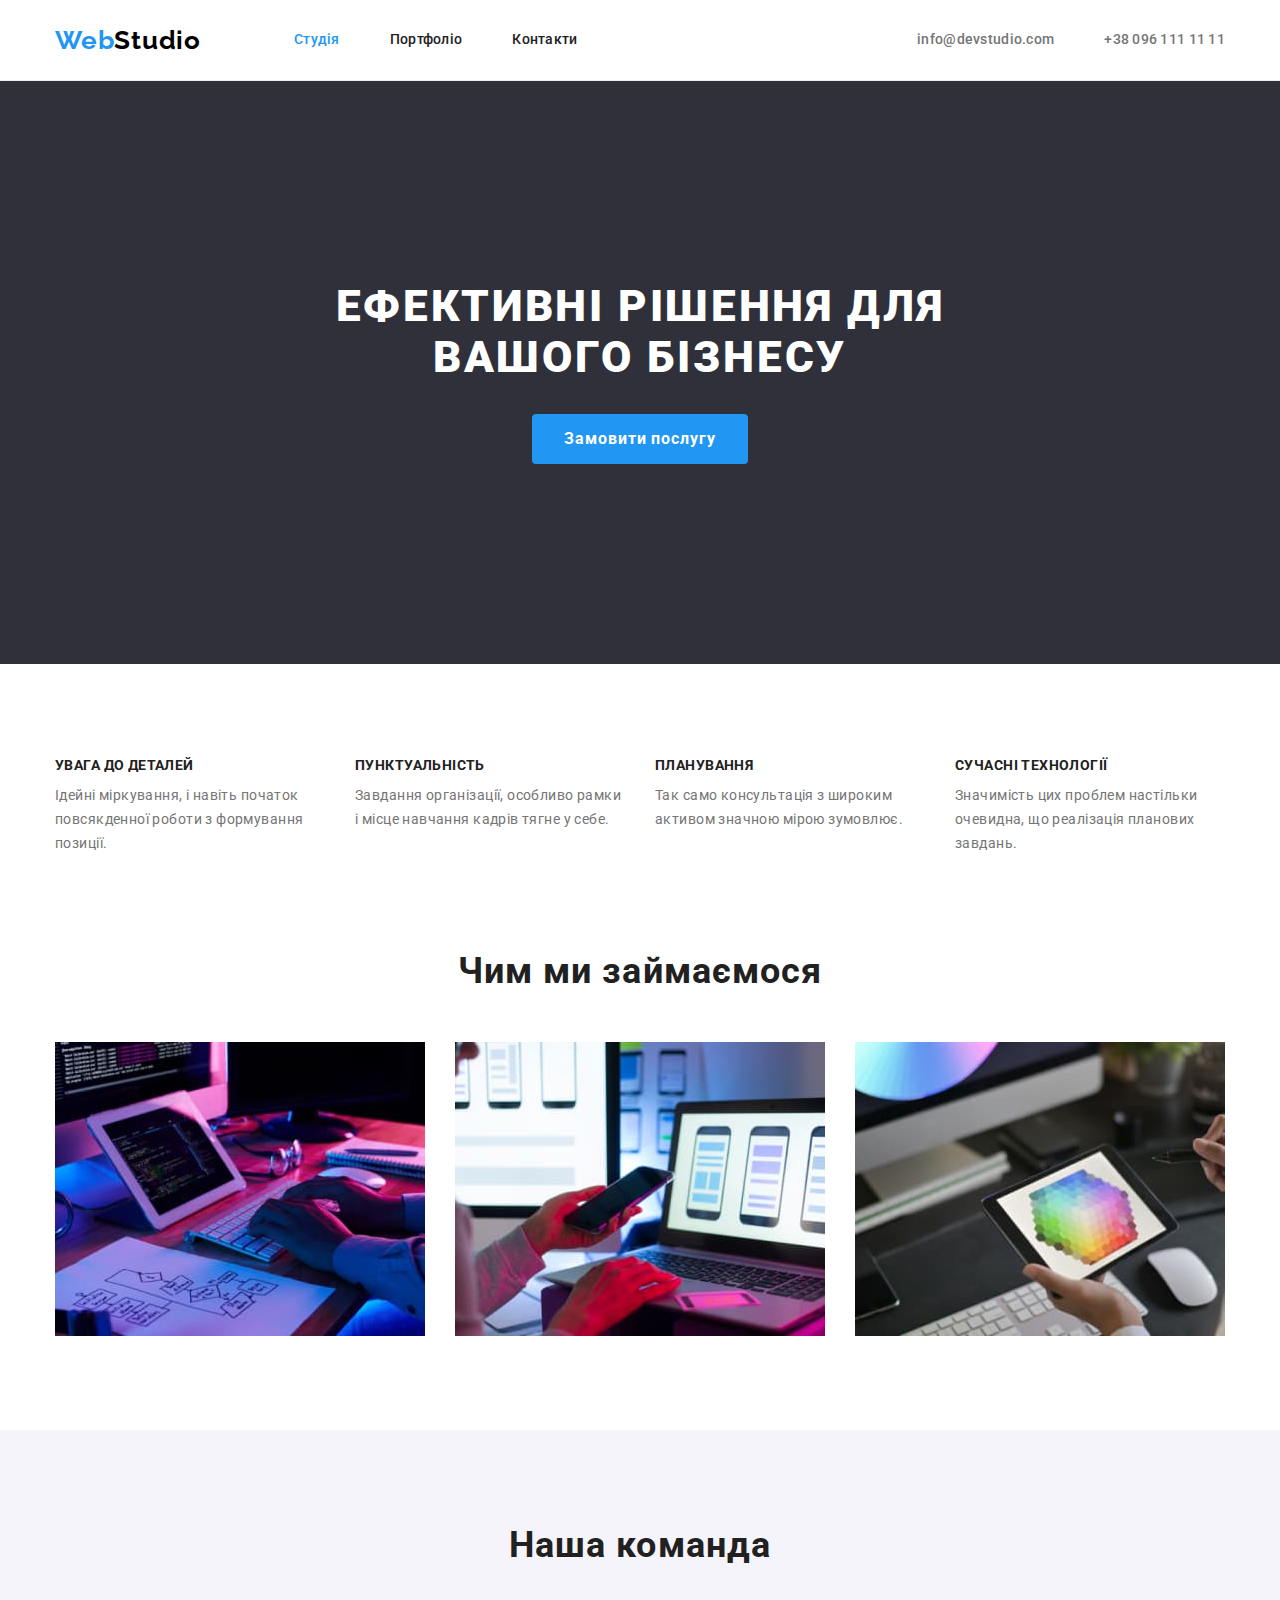
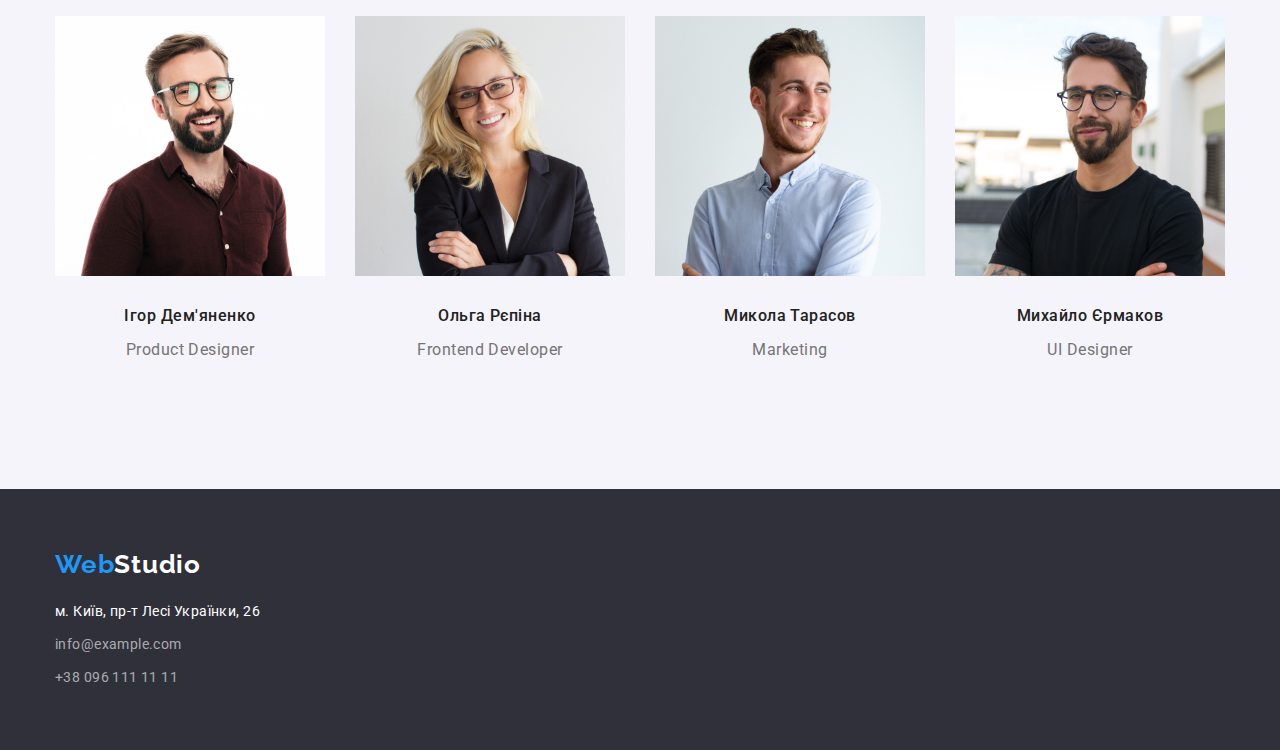
<file: index.html>
<!DOCTYPE html>
<html lang="ru">
  <head>
    <meta charset="UTF-8" />
    <meta http-equiv="X-UA-Compatible" content="IE=edge" />
    <meta name="viewport" content="width=device-width, initial-scale=1.0" />
    <title>Cтудия</title>
    <link rel="preconnect" href="https://fonts.googleapis.com" />
    <link rel="preconnect" href="https://fonts.gstatic.com" crossorigin />
    <link
      href="https://fonts.googleapis.com/css2?family=Raleway:wght@700&family=Roboto:wght@400;500;700;900&display=swap"
      rel="stylesheet"
    />
    <link
      rel="stylesheet"
      href="https://cdnjs.cloudflare.com/ajax/libs/modern-normalize/1.1.0/modern-normalize.min.css"
    />
    <link rel="stylesheet" href="./css/styles.css" />
  </head>
  <body>
    <header class="header">
      <div class="container header-container">
        <a href="" lang="en" class="logo link"
          ><span class="logo-accent">Web</span>Studio
        </a>
        <nav class="header-nav">
          <ul class="header-list list">
            <li class="header-item">
              <a href="" class="header-link link current">Студія</a>
            </li>
            <li class="header-item">
              <a href="./portfolio.html" class="header-link link">Портфоліо</a>
            </li>
            <li class="header-item">
              <a href="" class="header-link link">Контакти</a>
            </li>
          </ul>
        </nav>
        <ul class="side-list list">
          <li class="side-item">
            <a href="mailto:info@devstudio.com" class="side-link link"
              >info@devstudio.com</a
            >
          </li>
          <li class="side-item">
            <a href="tel:+380961111111" class="side-link link"
              >+38 096 111 11 11</a
            >
          </li>
        </ul>
      </div>
    </header>
    <main>
      <section class="hero">
        <div class="container">
          <h1 class="hero-title">Ефективні рішення для вашого бізнесу</h1>
          <button type="button" class="hero-btn">Замовити послугу</button>
        </div>
      </section>
      <!--особливості-->
      <section class="features">
        <div class="container">
          <h2 class="visually-hidden">Особливості</h2>
          <ul class="features-list list">
            <li class="features-item">
              <h3 class="features-title">УВАГА ДО ДЕТАЛЕЙ</h3>
              <p class="features-desc">
                Ідейні міркування, і навіть початок повсякденної роботи з
                формування позиції.
              </p>
            </li>
            <li class="features-item">
              <h3 class="features-title">ПУНКТУАЛЬНІСТЬ</h3>
              <p class="features-desc">
                Завдання організації, особливо рамки і місце навчання кадрів
                тягне у себе.
              </p>
            </li>
            <li class="features-item">
              <h3 class="features-title">ПЛАНУВАННЯ</h3>
              <p class="features-desc">
                Так само консультація з широким активом значною мірою зумовлює.
              </p>
            </li>
            <li class="features-item">
              <h3 class="features-title">СУЧАСНІ ТЕХНОЛОГІЇ</h3>
              <p class="features-desc">
                Значимість цих проблем настільки очевидна, що реалізація
                планових завдань.
              </p>
            </li>
          </ul>
        </div>
      </section>
      <!--чим ми займаємось-->
      <section class="doing">
        <div class="container">
          <h2 class="doing-title">Чим ми займаємося</h2>
          <ul class="doing-list list">
            <li class="doing-item">
              <img
                src="./images/box1.jpg"
                alt="на клавиатуре набирают код перед планшетом"
                width="370"
                height="294"
              />
            </li>
            <li class="doing-item">
              <img
                src="./images/box2.jpg"
                alt="в левой руке смартфон, правая рука печатает на клавиатуре"
                width="370"
                height="294"
              />
            </li>
            <li class="doing-item">
              <img
                src="./images/box3.jpg"
                alt="цветовая схема в виде сот на планшете"
                width="370"
                height="294"
              />
            </li>
          </ul>
        </div>
      </section>
      <!--наша команда-->
      <section class="team">
        <div class="container team-container">
          <h2 class="team-title">Наша команда</h2>
          <ul class="team-list list">
            <li class="team-item">
              <img
                src="./images/igor.jpg"
                alt="Ігор Дем'яненко"
                width="270"
                height="260"
              />
              <div class="team-content">
                <h3 class="team-name">Ігор Дем'яненко</h3>
                <p lang="en" class="team-desc">Product Designer</p>
              </div>
            </li>

            <li class="team-item">
              <img
                src="./images/olga.jpg"
                alt="Ольга Рєпіна"
                width="270"
                height="260"
              />
              <div class="team-content">
                <h3 class="team-name">Ольга Рєпіна</h3>
                <p lang="en" class="team-desc">Frontend Developer</p>
              </div>
            </li>

            <li class="team-item">
              <img
                src="./images/nikolay.jpg"
                alt="Микола Тарасов"
                width="270"
                height="260"
              />
              <div class="team-content">
                <h3 class="team-name">Микола Тарасов</h3>
                <p lang="en" class="team-desc">Marketing</p>
              </div>
            </li>

            <li class="team-item">
              <img
                src="./images/mikhael.jpg"
                alt="Михайло Єрмаков"
                width="270"
                height="260"
              />
              <div class="team-content">
                <h3 class="team-name">Михайло Єрмаков</h3>
                <p lang="en" class="team-desc">UI Designer</p>
              </div>
            </li>
          </ul>
        </div>
      </section>
    </main>
    <footer class="basement">
      <div class="container">
        <a href="" lang="en" class="logo-bs link"
          ><span class="logo-accent">Web</span>Studio
        </a>
        <address>
          <p class="add">м. Київ, пр-т Лесі Українки, 26</p>
          <ul class="basement-list list">
            <li class="basement-item">
              <a href="mailto:info@example.com" class="basement-link link"
                >info@example.com</a
              >
            </li>
            <li class="basement-item">
              <a href="tel:+380961111111" class="basement-link link"
                >+38 096 111 11 11</a
              >
            </li>
          </ul>
        </address>
      </div>
    </footer>
  </body>
</html>
</file>
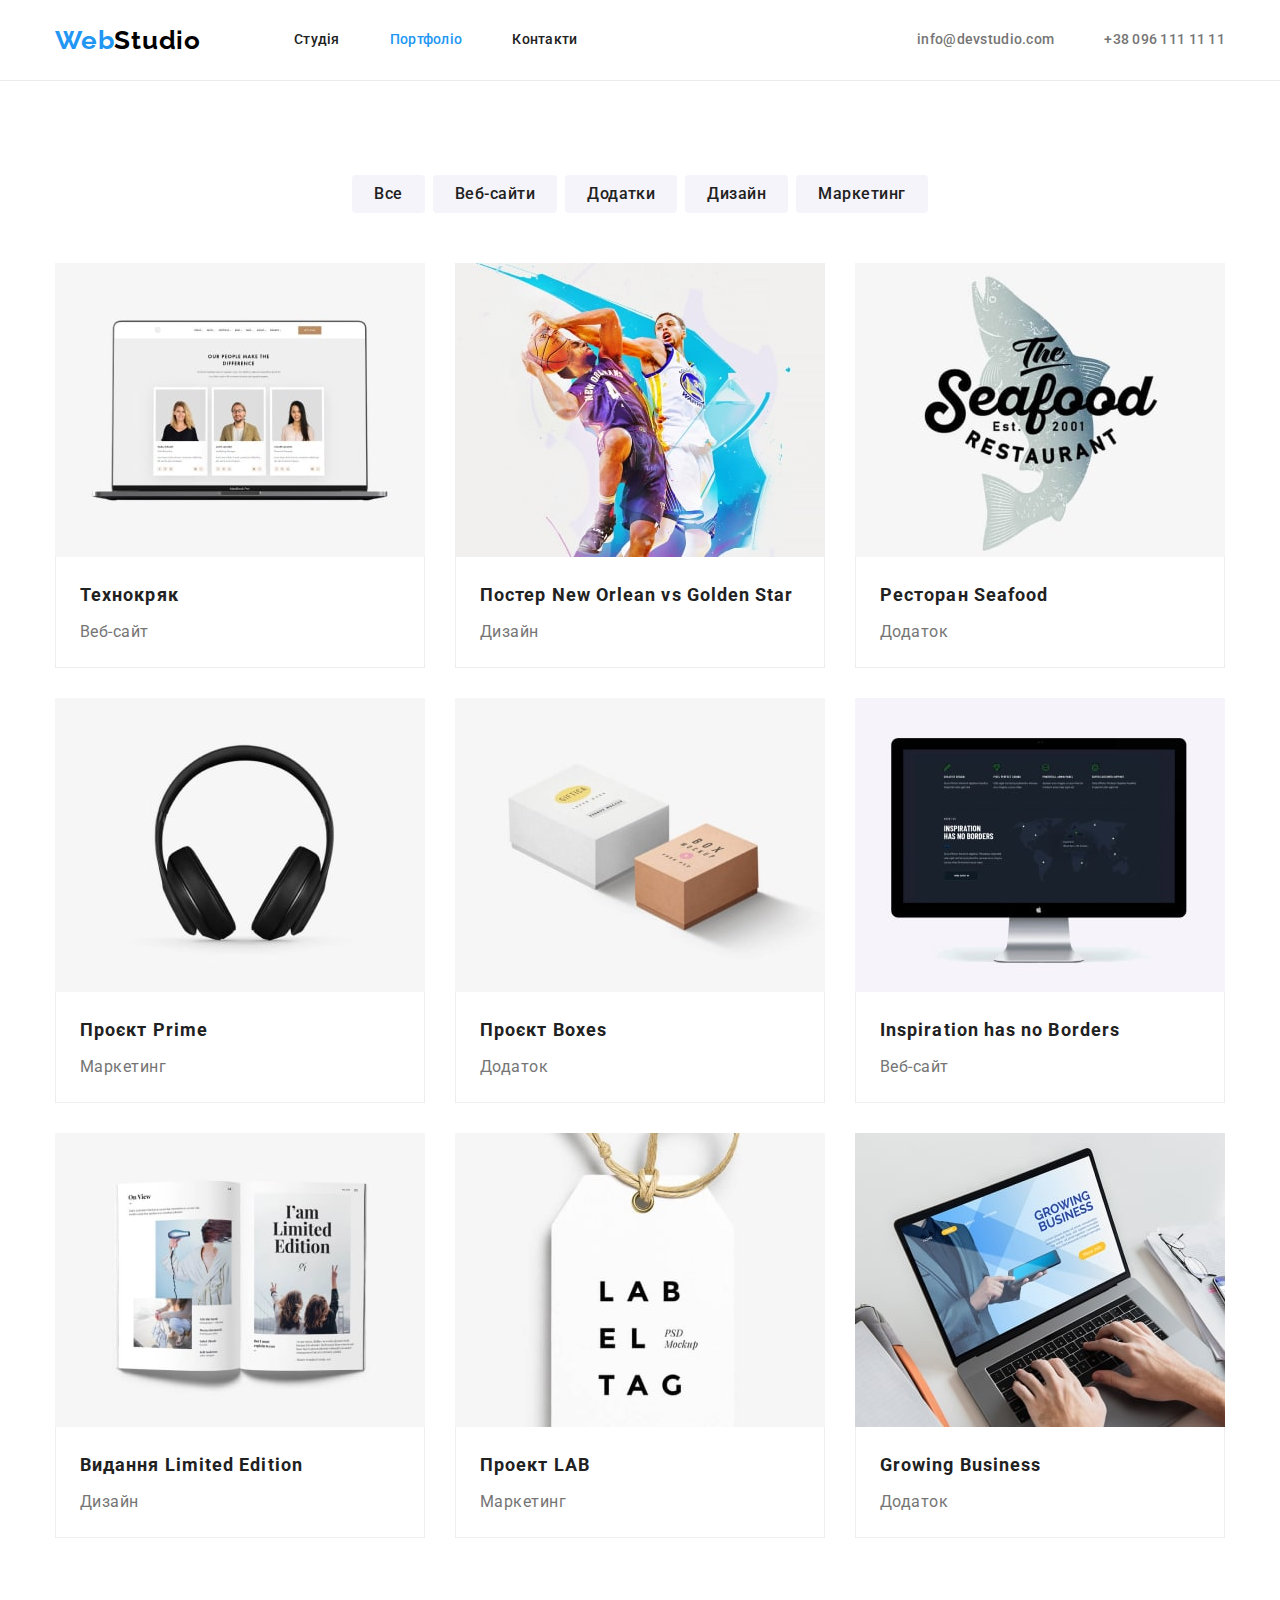
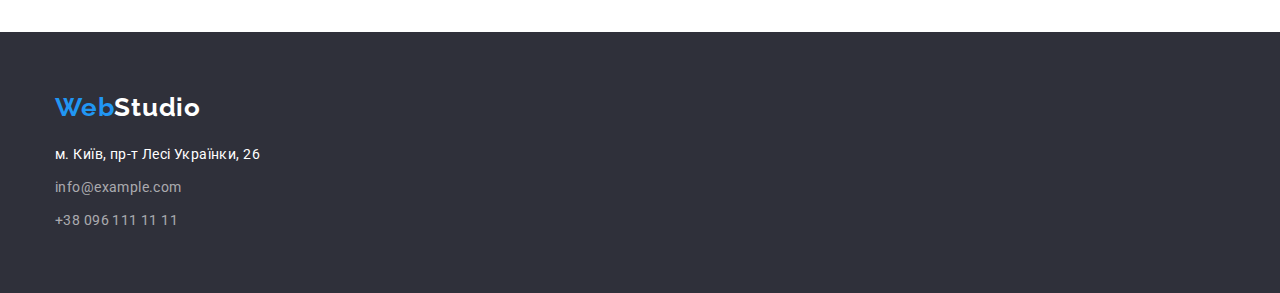
<file: portfolio.html>
<!DOCTYPE html>
<html lang="ru">
  <head>
    <meta charset="UTF-8" />
    <meta http-equiv="X-UA-Compatible" content="IE=edge" />
    <meta name="viewport" content="width=device-width, initial-scale=1.0" />
    <title>Портфолио</title>
    <link rel="preconnect" href="https://fonts.googleapis.com" />
    <link rel="preconnect" href="https://fonts.gstatic.com" crossorigin />
    <link
      href="https://fonts.googleapis.com/css2?family=Raleway:wght@700&family=Roboto:wght@400;500;700;900&display=swap"
      rel="stylesheet"
    />
    <link
      rel="stylesheet"
      href="https://cdnjs.cloudflare.com/ajax/libs/modern-normalize/1.1.0/modern-normalize.min.css"
    />
    <link rel="stylesheet" href="./css/styles.css" />
  </head>
  <body>
    <header class="header">
      <div class="container header-container">
        <a href="" lang="en" class="logo link"
          ><span class="logo-accent">Web</span>Studio
        </a>
        <nav class="header-nav">
          <ul class="header-list list">
            <li class="header-item">
              <a href="./index.html" class="header-link link">Студія</a>
            </li>
            <li class="header-item">
              <a href="./portfolio.html" class="header-link link current"
                >Портфоліо</a
              >
            </li>
            <li class="header-item">
              <a href="" class="header-link link">Контакти</a>
            </li>
          </ul>
        </nav>
        <ul class="side-list list">
          <li class="side-item">
            <a href="mailto:info@devstudio.com" class="side-link link"
              >info@devstudio.com</a
            >
          </li>
          <li class="side-item">
            <a href="tel:+380961111111" class="side-link link"
              >+38 096 111 11 11</a
            >
          </li>
        </ul>
      </div>
    </header>
    <main>
      <section class="project">
        <div class="container">
          <h2 class="visually-hidden">Кнопки</h2>
          <ul class="btn-list list">
            <li><button type="button" class="btn-style">Все</button></li>
            <li><button type="button" class="btn-style">Веб-сайти</button></li>
            <li><button type="button" class="btn-style">Додатки</button></li>
            <li><button type="button" class="btn-style">Дизайн</button></li>
            <li><button type="button" class="btn-style">Маркетинг</button></li>
          </ul>
          <h2 class="visually-hidden">Проекты</h2>
          <ul class="project-list list">
            <li class="project-item">
              <a href="" class="project-link link"
                ><img
                  src="./images/1.jpg"
                  alt="Ноут и там 3 фото"
                  width="370"
                  height="294"
                />
                <div class="project-content">
                  <h3 class="project-title">Технокряк</h3>
                  <p class="project-text">Веб-сайт</p>
                </div>
              </a>
            </li>

            <li class="project-item">
              <a href="" class="project-link link"
                ><img
                  src="./images/2.jpg"
                  alt="Баскетболисты"
                  width="370"
                  height="294"
                />
                <div class="project-content">
                  <h3 class="project-title">
                    Постер <span lang="en">New Orlean vs Golden Star</span>
                  </h3>
                  <p class="project-text list">Дизайн</p>
                </div>
              </a>
            </li>

            <li class="project-item">
              <a href="" class="project-link link"
                ><img
                  src="./images/3.jpg"
                  alt="Ресторан Seafood"
                  width="370"
                  height="294"
                />
                <div class="project-content">
                  <h3 class="project-title">
                    Ресторан <span lang="en">Seafood</span>
                  </h3>
                  <p class="project-text">Додаток</p>
                </div>
              </a>
            </li>

            <li class="project-item">
              <a href="" class="project-link link"
                ><img
                  src="./images/4.jpg"
                  alt="Наушники"
                  width="370"
                  height="294"
                />
                <div class="project-content">
                  <h3 class="project-title">
                    Проєкт <span lang="en">Prime</span>
                  </h3>
                  <p class="project-text">Маркетинг</p>
                </div>
              </a>
            </li>

            <li class="project-item">
              <a href="" class="project-link link"
                ><img
                  src="./images/5.jpg"
                  alt="Две коробки"
                  width="370"
                  height="294"
                />
                <div class="project-content">
                  <h3 class="project-title">
                    Проєкт <span lang="en">Boxes</span>
                  </h3>
                  <p class="project-text">Додаток</p>
                </div>
              </a>
            </li>

            <li class="project-item">
              <a href="" class="project-link link"
                ><img
                  src="./images/6.jpg"
                  alt="Монитор компьютера"
                  width="370"
                  height="294"
                />
                <div class="project-content">
                  <h3 lang="en" class="project-title">
                    Inspiration has no Borders
                  </h3>
                  <p class="project-text">Веб-сайт</p>
                </div>
              </a>
            </li>

            <li class="project-item">
              <a href="" class="project-link link"
                ><img
                  src="./images/7.jpg"
                  alt="Раскрытый журнал"
                  width="370"
                  height="294"
                />
                <div class="project-content">
                  <h3 class="project-title">
                    Видання <span lang="en">Limited Edition</span>
                  </h3>
                  <p class="project-text">Дизайн</p>
                </div>
              </a>
            </li>

            <li class="project-item">
              <a href="" class="project-link link"
                ><img
                  src="./images/8.jpg"
                  alt="Етикетка"
                  width="370"
                  height="294"
                />
                <div class="project-content">
                  <h3 class="project-title">Проект LAB</h3>
                  <p class="project-text">Маркетинг</p>
                </div>
              </a>
            </li>

            <li class="project-item">
              <a href="" class="project-link link"
                ><img
                  src="./images/9.jpg"
                  alt="Ноутбук"
                  width="370"
                  height="294"
                />
                <div class="project-content">
                  <h3 class="project-title">Growing Business</h3>
                  <p class="project-text">Додаток</p>
                </div>
              </a>
            </li>
          </ul>
        </div>
      </section>
    </main>
    <footer class="basement">
      <div class="container">
        <a href="" lang="en" class="logo-bs link"
          ><span class="logo-accent">Web</span>Studio
        </a>
        <address>
          <p class="add">м. Київ, пр-т Лесі Українки, 26</p>
          <ul class="basement-list list">
            <li class="basement-item">
              <a href="mailto:info@example.com" class="basement-link link"
                >info@example.com</a
              >
            </li>
            <li class="basement-item">
              <a href="tel:+380961111111" class="basement-link link"
                >+38 096 111 11 11</a
              >
            </li>
          </ul>
        </address>
      </div>
    </footer>
  </body>
</html>
</file>
<file: css/styles.css>
:root {
--head-text-color: #212121;
--main-text-color: #757575;
--accent-color: #2196F3;
--background-color: #2F303A;
--main-light-color: #FFFFFF;
--btn-text-color: #FFF;
--btn-bg-color: #2196F3;
--btn-second-color: #212121;
--btn-second-bgc: #F5F4FA;
}

.visually-hidden {
    position: absolute;
    width: 1px;
    height: 1px;
    margin: -1px;
    border: 0;
    padding: 0;
    white-space: nowrap;
    clip-path: inset(100%);
    clip: rect(0 0 0 0);
    overflow: hidden;
}

.container {
    width: 1200px;
    margin-left: auto;
    margin-right: auto;
    padding-right: 15px;
    padding-left: 15px;
}

h1, h2, h3, h4, h5, h6, p {
    margin: 0;
}

ul, ol {
    margin: 0;
    padding-left: 0;
}

img {
    display: block;
    max-width: 100%;
    height: auto;
}

a {
    color: currentColor;
}

button {
    cursor: pointer;
}

body {
    font-family: Roboto, sans-serif;
    background-color: var(--main-light-color);
    color: var(--main-text-color);
}


.logo {
    font-family: 'Raleway', sans-serif;
    font-weight: 700;
    font-size: 26px;
    line-height: 1.19;
    letter-spacing: 0.03em;
    color: #000000;
}

.logo-accent {
    color: var(--accent-color);
}

.list {
    list-style: none;
}

.link {
    text-decoration: none;
}

.logo-color {
    color: var(--logo-color);
}

/*-------HEADER--------*/

.header {
    
    border-bottom: 1px solid #ECECEC;
    
}

.header-container {
    display: flex;
    align-items: center;
}

.header-nav {
    margin-left: 93px;
}

.header-list {
    display: flex;
    
}

.header-item + .header-item {
    margin-left: 50px;
}

.header-link {
    display: block;
    padding-top: 32px;
    padding-bottom: 32px;

    font-weight: 500;
    font-size: 14px;
    line-height: 1.14;
    letter-spacing: 0.02em;
    color: var(--head-text-color);
}

.header-link:hover,
.header-link:focus {
        color: var(--accent-color);
}

/*----------SIDE-------*/

.side-list {
    display: flex;
    margin-left: auto;
    gap: 50px;
}

.side-link {
    display: block;
    padding-top: 32px;
        padding-bottom: 32px;
        font-weight: 500;
        font-size: 14px;
        line-height: 1.14;
        letter-spacing: 0.02em;
        color: var(--main-text-color);
}

.side-link:hover,
.side-link:focus {
    color: var(--accent-color);
}

.current {
    color: var(--accent-color);
}

/*----------HERO-------*/

.hero {
    background-color: var(--background-color);
    padding-top: 200px;
    padding-bottom: 200px;
    margin-left: auto;
    margin-right: auto;
    text-align: center;
    max-width: 1600px;
}

.hero-title {
    margin-right: auto;
    margin-left: auto;
    max-width: 696px;

    font-weight: 900;
    font-size: 44px;
    line-height: 1.36cm;
    letter-spacing: 0.06em;
    text-align: center;
    text-transform: uppercase;
    color: var(--main-light-color);
}

.hero-btn {
        margin-top: 30px;
        padding: 10px 32px;
        min-width: 216px;
        height: 50px;
        margin-right: 0;
        border-radius: 4px;
        border: none;

        font-family: inherit;
        font-weight: 700;
        font-size: 16px;
        line-height: 1.88;

        align-items: center;
        letter-spacing: 0.06em;
        color: var(--btn-text-color);
        background-color: var(--btn-bg-color);
}

.hero-btn:hover,
.hero-btn:focus {
    background-color: #188CE8;
}

/*---------FEATURES-------*/

.features {
    padding-top: 94px;
    padding-bottom: 94px;
}

.features-list {
    display: flex;
    margin-left: -30px;
}

.features-item {
    flex-basis: calc(100% / 4 - 30px);
    margin-left: 30px;
}

.features-title {
        font-weight: 700;
        font-size: 14px;
        line-height: 1.14;
        letter-spacing: 0.03em;
        text-transform: uppercase;
        color: var(--head-text-color);
}

.features-desc {
    margin-top: 10px;
    font-size: 14px;
    line-height: 1.71;
    letter-spacing: 0.03em;
    color: var(--main-text-color);
}

/*---------DOING,---TEAM-------*/

.doing {
    padding-bottom: 94px;
}

.doing-list {
    display: flex;
    margin-top: 50px;
    gap: 30px;
}

.doing-title, .team-title {
        font-weight: 700;
        font-size: 36px;
        line-height: 1.17;
        text-align: center;
        letter-spacing: 0.03em;
        color: var(--head-text-color);
}

/*---------TEAM-------*/

.team {
    padding-top: 94px;
    padding-bottom: 94px;
    margin-left: auto;
    margin-right: auto;
    background-color: var(--btn-second-bgc);
}


.team-list {
    display: flex;
    margin-left: -30px;
    margin-top: 50px;
}

.team-content {
    padding: 30px 30px;
    text-align: center;
}


.team-item {
    flex-basis: calc(100% / 4 - 30px);
    margin-left: 30px;
}

.team-name {
    font-weight: 500;
    font-size: 16px;
    line-height: 1.19;
    text-align: center;
    letter-spacing: 0.03em;
    color: var(--head-text-color);
}

.team-desc {
    margin-top: 10px;
        font-size: 16px;
        line-height: 1.9;
        text-align: center;
        letter-spacing: 0.03em;
}

.team-text {
    align-items: center;
}

/*---------BASEMENT-------*/

.basement {
    background-color: var(--background-color);
    padding-top: 60px;
    padding-bottom: 60px;
    margin-left: auto;
    margin-right: auto;
}

.basement-list {
    margin-top: 9px;
}

.basement-item + .basement-item {
    margin-top: 9px;
}

.basement-link {
    font-style: normal;
    font-weight: 400;
    font-size: 14px;
        line-height: 1.71;
        letter-spacing: 0.03em;
        color: rgba(255, 255, 255, 0.6);
}

.basement-link:hover,
.basement-link:focus {
    color: var(--accent-color);
}

.logo-bs {
    display: block;
    margin-bottom: 20px;
    font-family: 'Raleway', sans-serif;
        font-style: normal;
        font-weight: 700;
        font-size: 26px;
        line-height: 1.19;
        letter-spacing: 0.03em;
        color: var(--main-light-color);
}

.add {
        font-style: normal;
        font-size: 14px;
        line-height: 1.71;
        letter-spacing: 0.03em;
        color: var(--main-light-color);
}

                /*PORTFOLIO*/

.project {
        padding-top: 94px;
        padding-bottom: 94px;
}

/*---------BTN-------*/

.btn-list {
    display: flex;
    justify-content: center;
    gap: 8px;
    margin-bottom: 50px;
}

.btn-style {
        padding: 6px 22px;
        border-radius: 4px;
        border: transparent;
        font-family: 'Roboto', sans-serif;
        font-weight: 500;
        font-size: 16px;
        line-height: 1.62;
        text-align: center;
        letter-spacing: 0.03em;
        color: var(--btn-second-color);
        background-color: var(--btn-second-bgc);
}

.btn-style:hover,
.btn-style:focus {
    color: var(--btn-text-color);
    background-color: var(--btn-bg-color);
}

/*---------PROJECT-------*/

.project-list {
    display: flex;
    flex-wrap: wrap;
    margin-top: -30px;
    margin-left: -30px;
}

.project-item {
    flex-basis: calc(100% / 3 - 30px);
    margin-top: 30px;
    margin-left: 30px;

}

.project-title {
        font-weight: 700;
        font-size: 18px;
        line-height: 2;
        letter-spacing: 0.06em;
        color: var(--head-text-color);
}

.project-content {
    padding: 20px 24px;
    border: 1px solid #EEEEEE;
    border-top: none;
}

.project-text {
    margin-top: 4px;
    font-weight: 400;
        font-size: 16px;
        line-height: 1.88;
        letter-spacing: 0.03em;
        color: var(--main-text-color);
}
</file>
